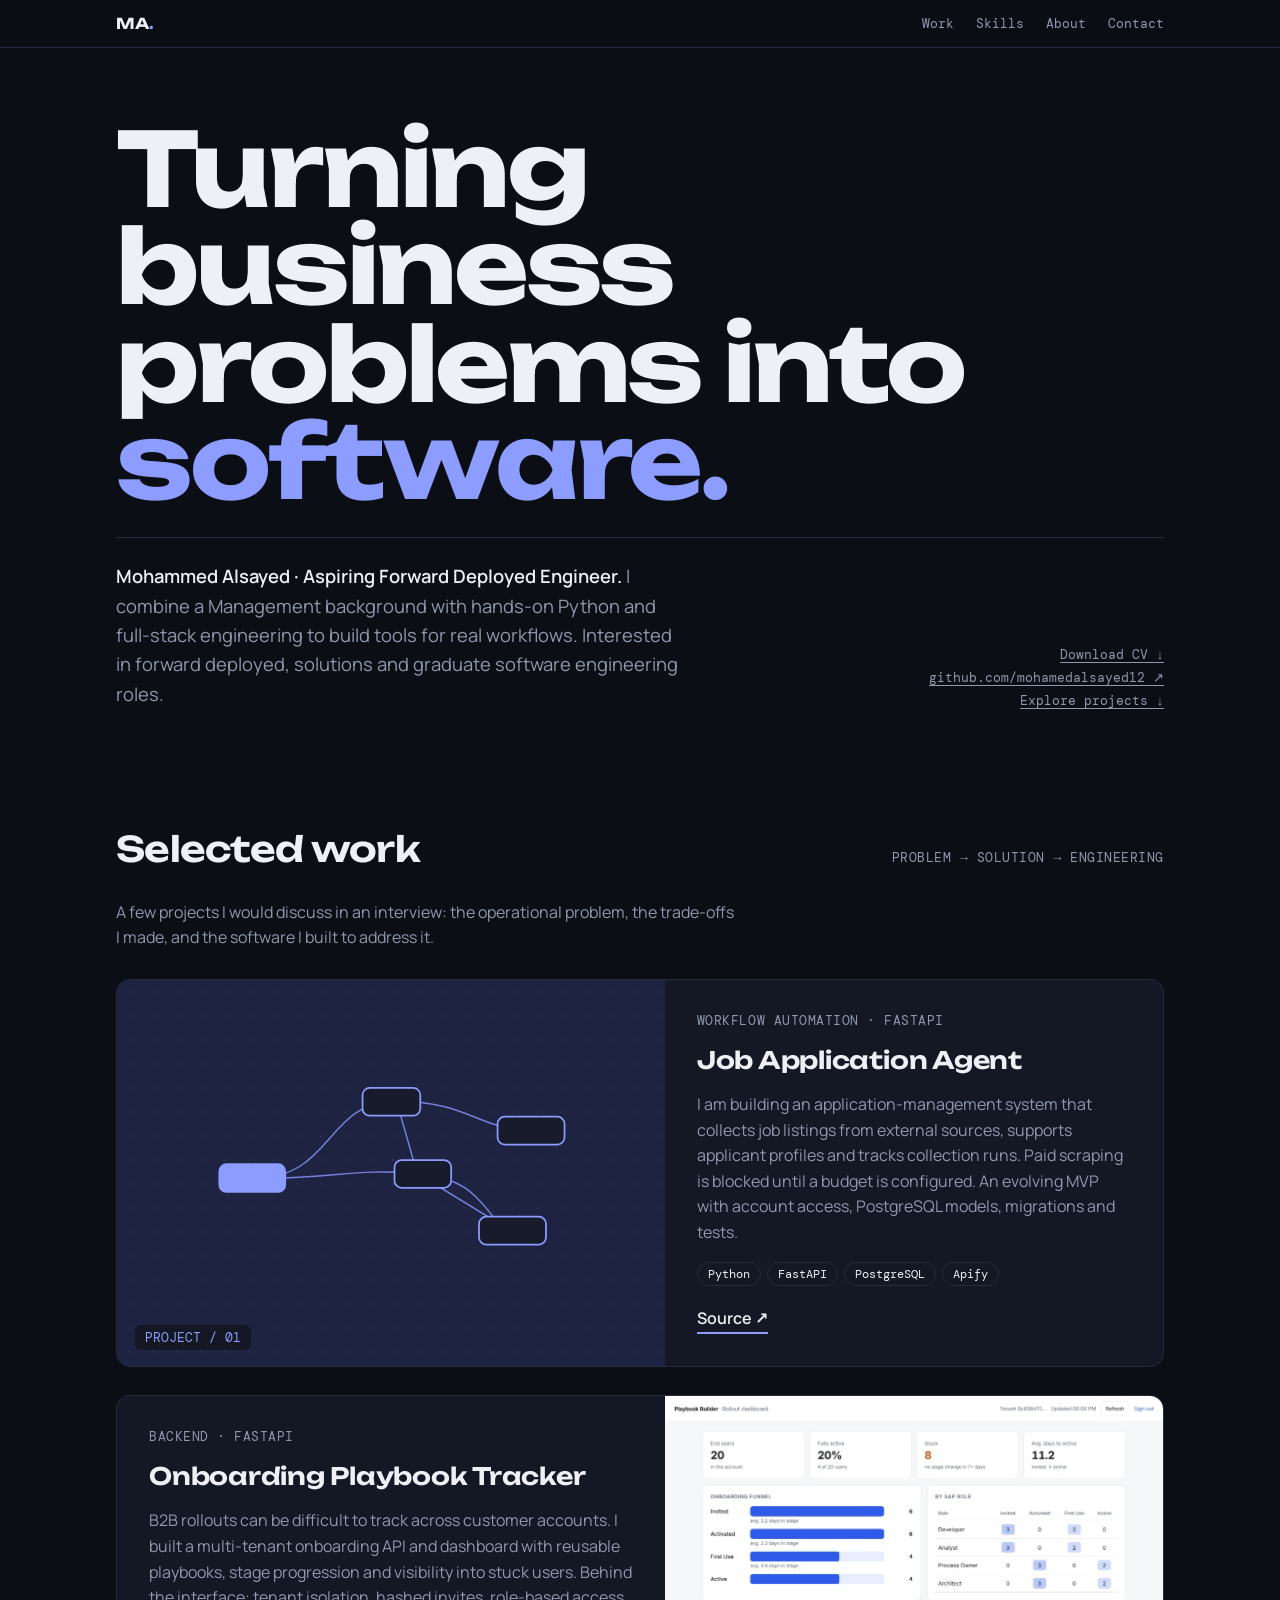
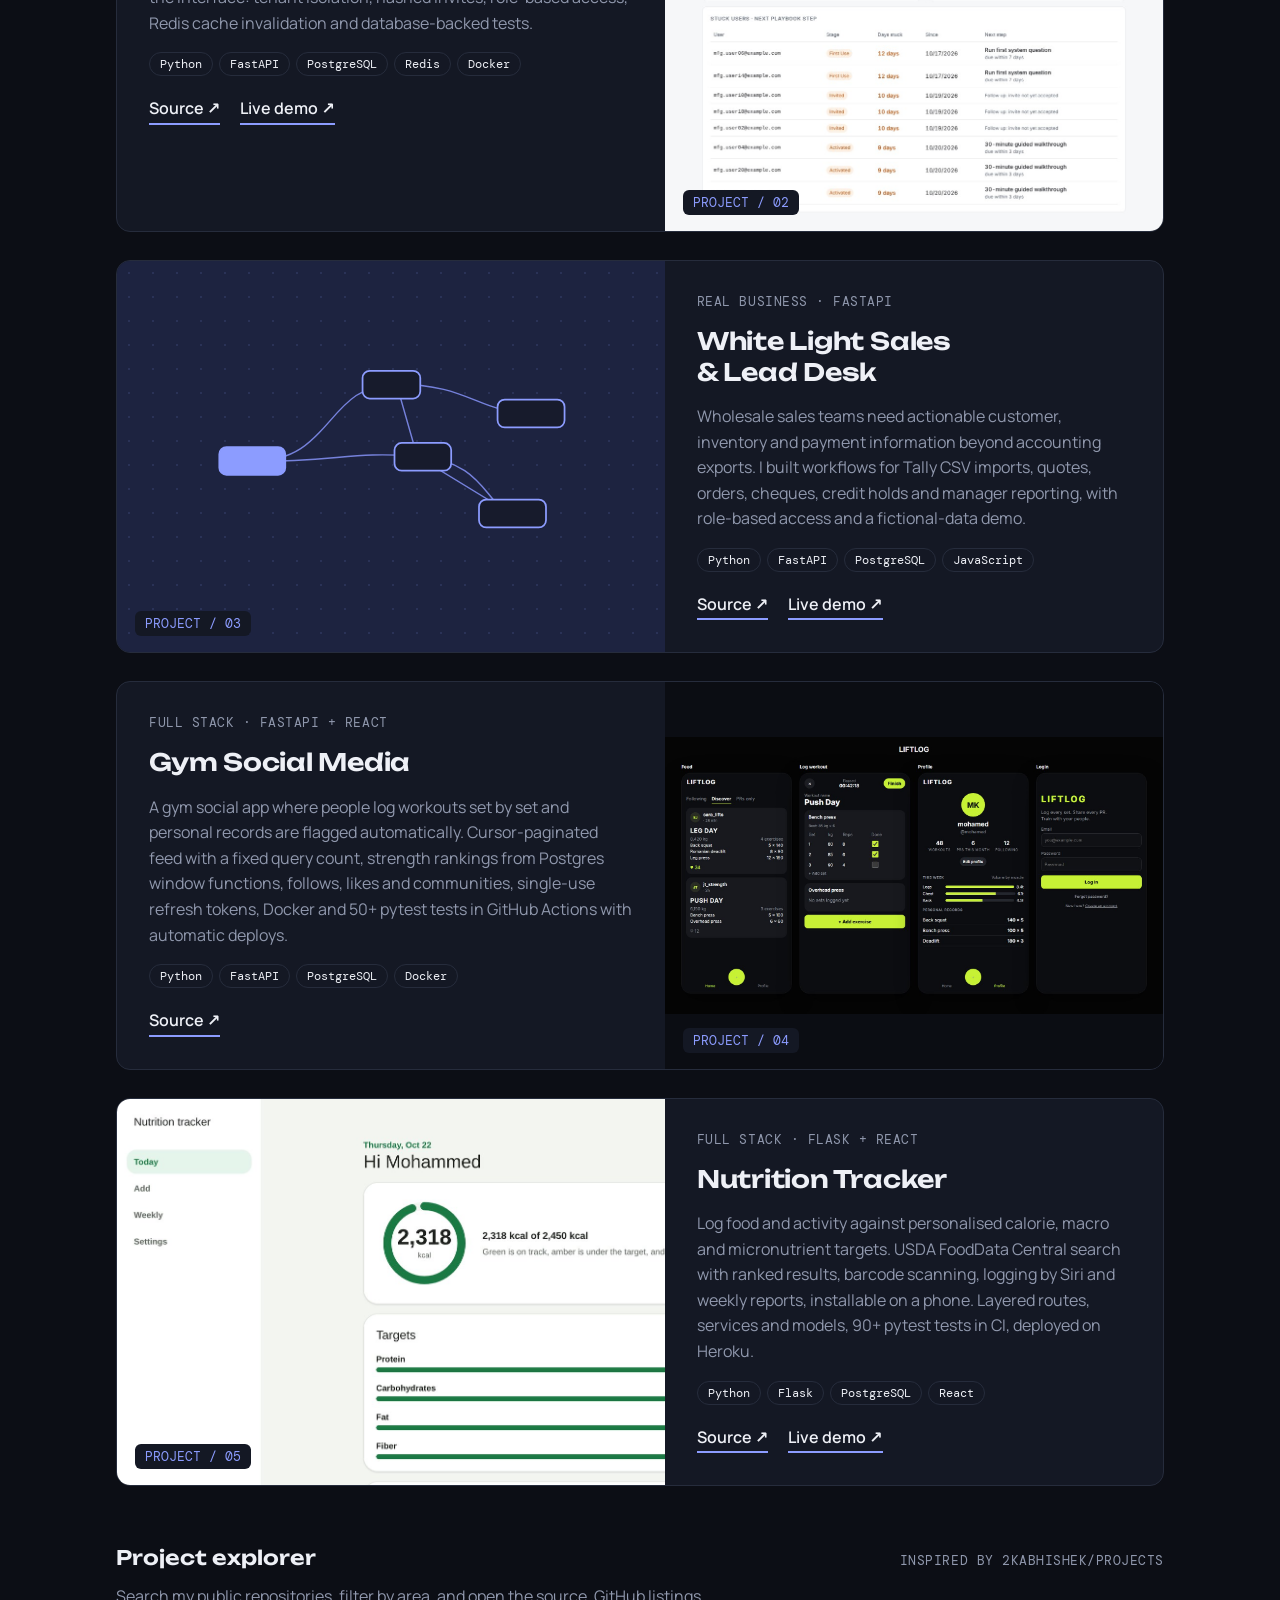
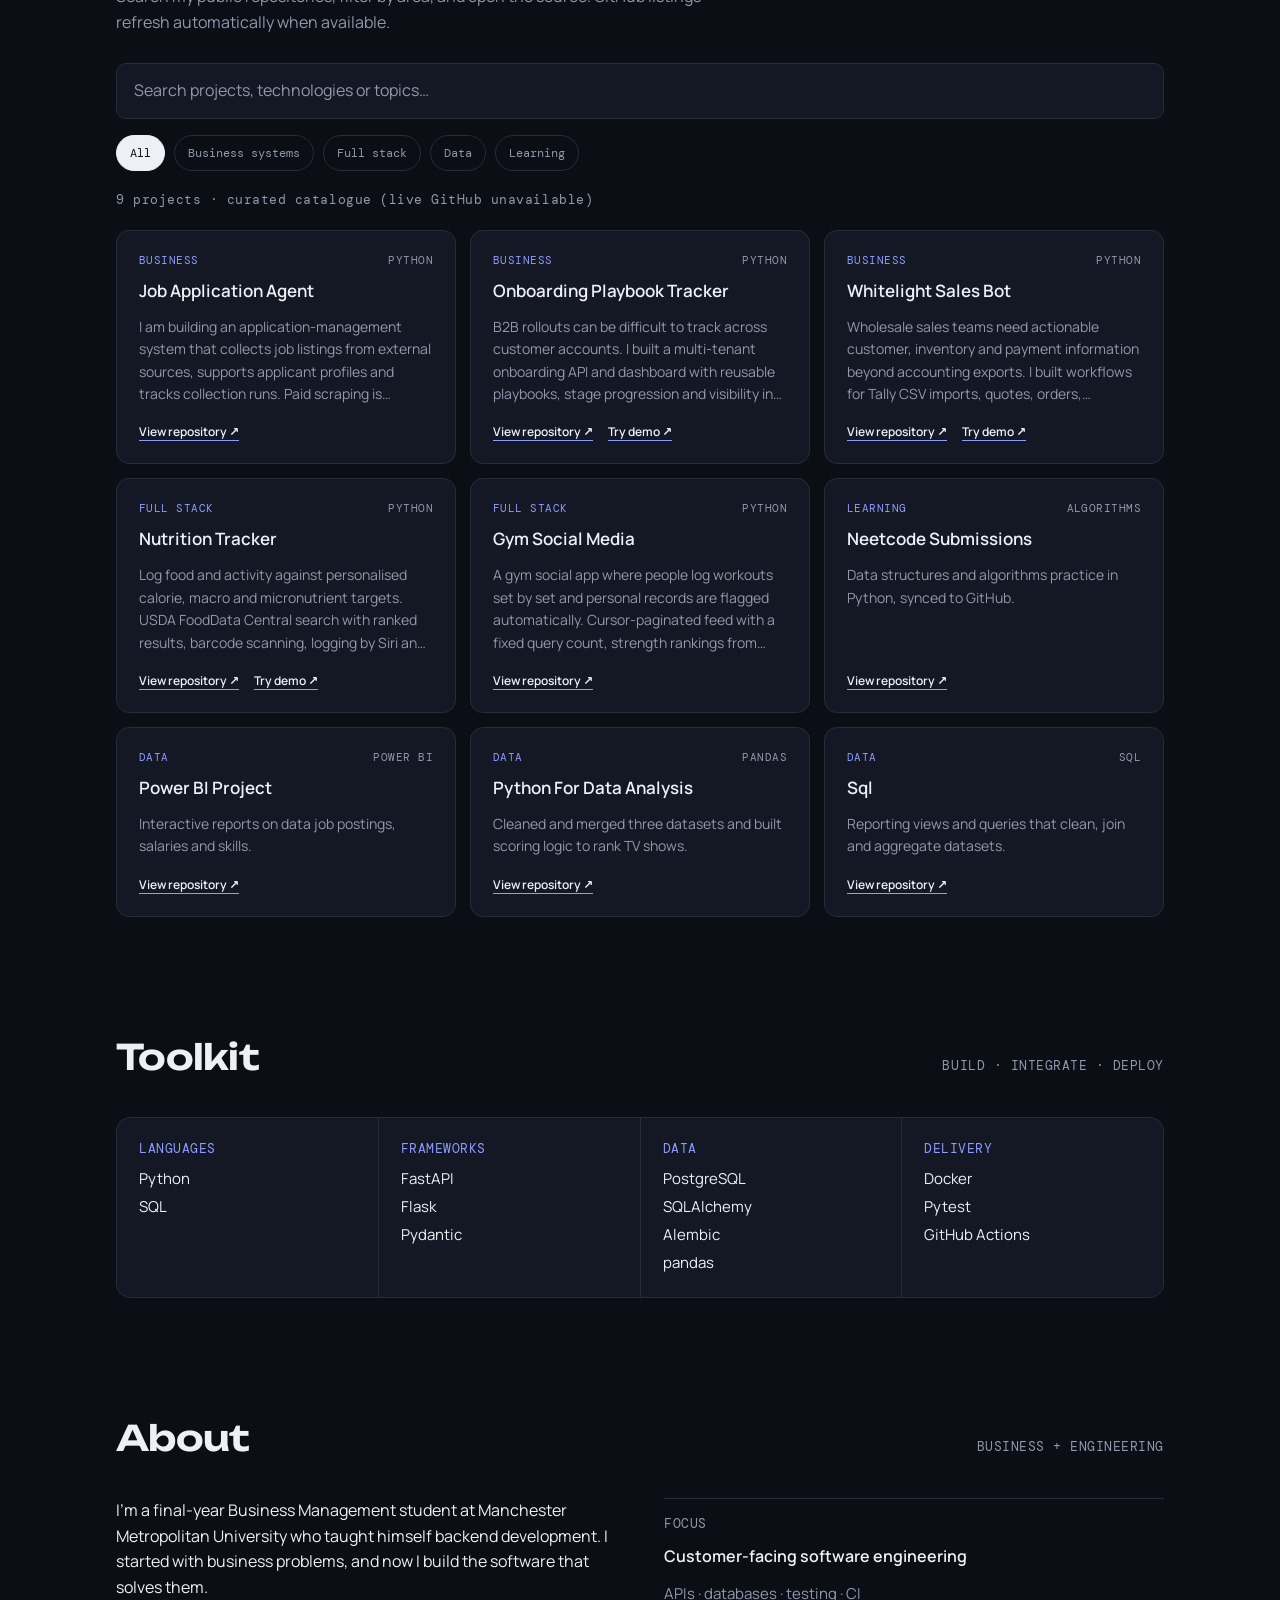
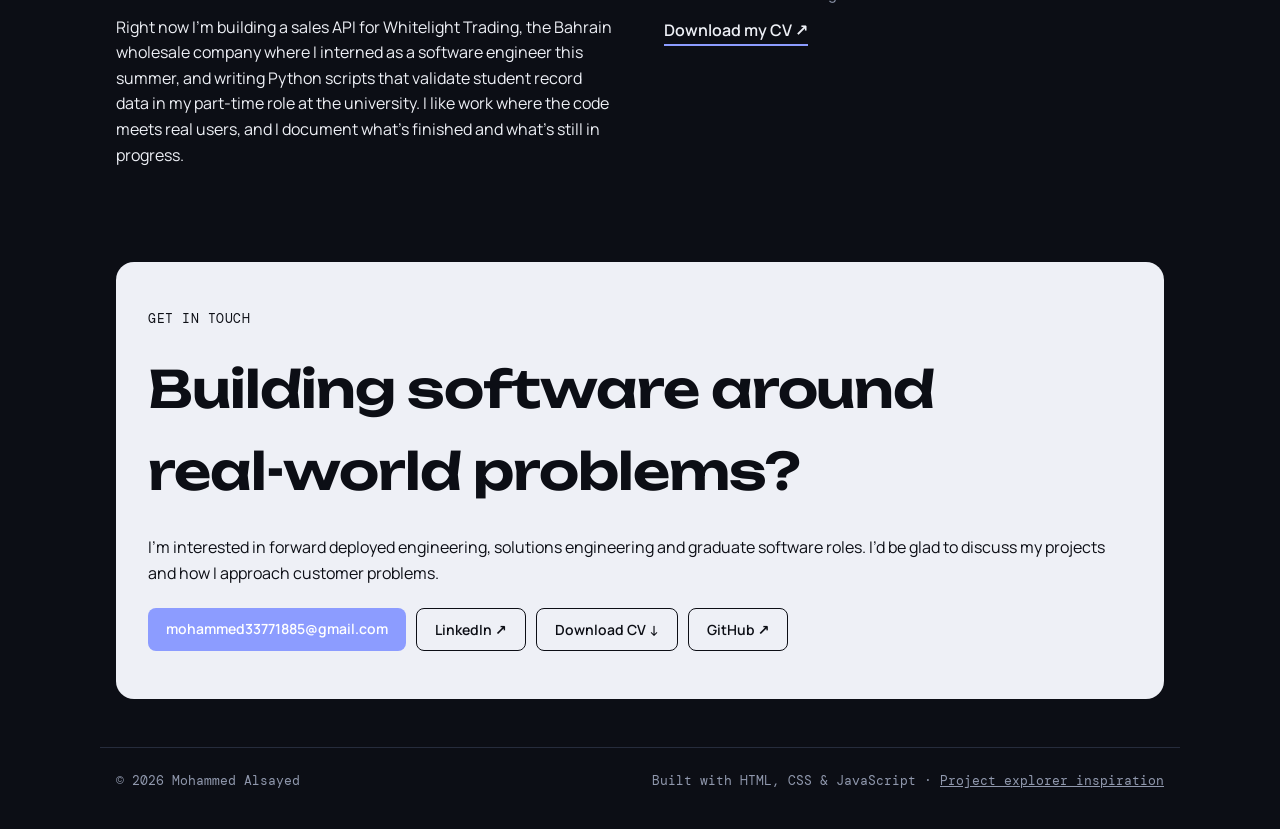
<file: index.html>
<!doctype html>
<html lang="en">
<head>
<meta charset="utf-8"><meta name="viewport" content="width=device-width,initial-scale=1"><meta name="theme-color" content="#0c0f16">
<meta name="description" content="Mohammed Alsayed builds software for real business workflows: Python APIs, customer onboarding, automation and data-driven products.">
<title>Mohammed Alsayed — Software & Business Systems</title>
<link rel="preconnect" href="https://fonts.googleapis.com"><link rel="preconnect" href="https://fonts.gstatic.com" crossorigin>
<link href="https://fonts.googleapis.com/css2?family=Unbounded:wght@400;600;700&family=Manrope:wght@400;500;600&family=DM+Mono:wght@400;500&display=swap" rel="stylesheet">
<link rel="stylesheet" href="styles.css"><script src="script.js?v=3" defer></script>
</head>
<body>
<a class="skip" href="#main">Skip to content</a>
<header id="top"><div class="wrap nav"><a class="logo" href="#top">MA<span>.</span></a><nav aria-label="Main navigation"><a href="#work">Work</a><a href="#skills">Skills</a><a href="#about">About</a><a href="#contact">Contact</a></nav></div></header>
<main id="main" class="wrap">
<section class="hero"><h1>Turning business<br>problems into<br><em>software.</em></h1><div class="hero-foot"><p><strong>Mohammed Alsayed · Aspiring Forward Deployed Engineer.</strong> I combine a Management background with hands-on Python and full-stack engineering to build tools for real workflows. Interested in forward deployed, solutions and graduate software engineering roles.</p><div class="hero-links"><a href="cv.pdf" target="_blank" rel="noopener">Download CV ↓</a><a href="https://github.com/mohamedalsayed12" target="_blank" rel="noopener noreferrer">github.com/mohamedalsayed12 ↗</a><a href="#work">Explore projects ↓</a></div></div></section>
<section id="work" class="section"><div class="section-head"><h2>Selected work</h2><span>PROBLEM → SOLUTION → ENGINEERING</span></div><p class="intro">A few projects I would discuss in an interview: the operational problem, the trade-offs I made, and the software I built to address it.</p><div id="project-list" class="project-list"></div><div class="section-head more-head"><h3>Project explorer</h3><span>INSPIRED BY 2KABHISHEK/PROJECTS</span></div><p class="intro">Search my public repositories, filter by area, and open the source. GitHub listings refresh automatically when available.</p><div class="explorer-controls"><label class="sr-only" for="project-search">Search projects</label><input id="project-search" type="search" placeholder="Search projects, technologies or topics…" autocomplete="off"><div id="project-filters" class="project-filters" role="group" aria-label="Project category"><button type="button" class="active" data-filter="all" aria-pressed="true">All</button><button type="button" data-filter="business" aria-pressed="false">Business systems</button><button type="button" data-filter="fullstack" aria-pressed="false">Full stack</button><button type="button" data-filter="data" aria-pressed="false">Data</button><button type="button" data-filter="learning" aria-pressed="false">Learning</button></div></div><p id="project-status" role="status" aria-live="polite">Loading public repositories…</p><div id="explorer-list" class="explorer-list"></div></section>
<section id="skills" class="section"><div class="section-head"><h2>Toolkit</h2><span>BUILD · INTEGRATE · DEPLOY</span></div><div class="skills"><div><small>LANGUAGES</small><p><span>Python</span><span>SQL</span></p></div><div><small>FRAMEWORKS</small><p><span>FastAPI</span><span>Flask</span><span>Pydantic</span></p></div><div><small>DATA</small><p><span>PostgreSQL</span><span>SQLAlchemy</span><span>Alembic</span><span>pandas</span></p></div><div><small>DELIVERY</small><p><span>Docker</span><span>Pytest</span><span>GitHub Actions</span></p></div></div></section>
<section id="about" class="section"><div class="section-head"><h2>About</h2><span>BUSINESS + ENGINEERING</span></div><div class="about"><div><p>I&#8217;m a final-year Business Management student at Manchester Metropolitan University who taught himself backend development. I started with business problems, and now I build the software that solves them.</p><p>Right now I&#8217;m building a sales API for Whitelight Trading, the Bahrain wholesale company where I interned as a software engineer this summer, and writing Python scripts that validate student record data in my part-time role at the university. I like work where the code meets real users, and I document what&#8217;s finished and what&#8217;s still in progress.</p></div><aside><small>FOCUS</small><strong>Customer-facing software engineering</strong><span>APIs · databases · testing · CI</span><a href="cv.pdf" target="_blank" rel="noopener">Download my CV ↗</a></aside></div></section>
<section id="contact" class="contact"><small>GET IN TOUCH</small><h2>Building software around real-world problems?</h2><p>I&#8217;m interested in forward deployed engineering, solutions engineering and graduate software roles. I&#8217;d be glad to discuss my projects and how I approach customer problems.</p><div class="contact-links"><a href="mailto:mohammed33771885@gmail.com">mohammed33771885@gmail.com</a><a class="ghost" href="https://www.linkedin.com/in/mohammed-alsayed-1b7a5434b" target="_blank" rel="noopener noreferrer">LinkedIn ↗</a><a class="ghost" href="cv.pdf" target="_blank" rel="noopener">Download CV ↓</a><a class="ghost" href="https://github.com/mohamedalsayed12" target="_blank" rel="noopener noreferrer">GitHub ↗</a></div></section>
</main><footer class="wrap"><span>© <span id="year">2026</span> Mohammed Alsayed</span><span>Built with HTML, CSS & JavaScript · <a href="https://github.com/2KAbhishek/projects" target="_blank" rel="noopener noreferrer">Project explorer inspiration</a></span></footer>
</body></html>
</file>
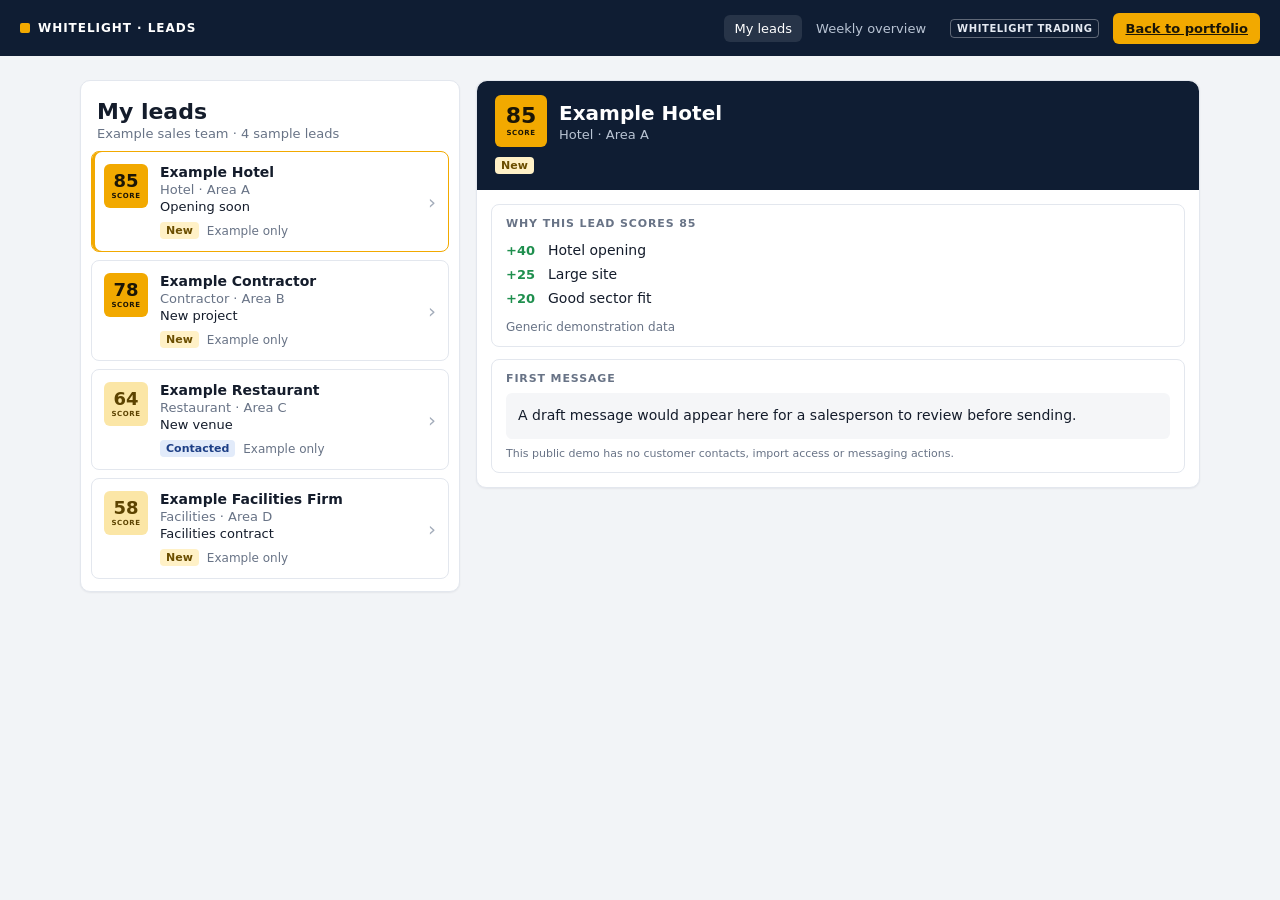
<file: whitelight-lead-bot-demo/index.html>
<!DOCTYPE html>
<html lang="en">
  <head>
    <meta charset="utf-8">
    <meta name="viewport" content="width=device-width, initial-scale=1">
    <title>WhiteLight · Leads — Portfolio Demo</title>
    <meta name="description" content="Lead-desk screens for Mohammed Alsayed's WhiteLight Trading sales-lead bot.">
    <link rel="stylesheet" href="styles.css">
  </head>
  <body>
    <div id="app"></div>
    <script src="app.js"></script>
  </body>
</html>
</file>
<file: styles.css>
:root{--bg:#0c0e15;--surface:#141824;--ink:#eef0f6;--muted:#9098ad;--line:#262c3c;--accent:#8c9cff;--accent-soft:#1d2340;--display:"Unbounded","Arial Black",system-ui,sans-serif;--body:"Manrope","Segoe UI",system-ui,sans-serif;--mono:"DM Mono",ui-monospace,Menlo,monospace;color-scheme:dark}
*{box-sizing:border-box}
html{scroll-behavior:smooth}
body{margin:0;background:var(--bg);color:var(--ink);font:400 16px/1.6 var(--body)}
a{color:inherit}
.wrap{max-width:1080px;margin:0 auto;padding:0 16px}
.skip{position:absolute;top:-50px;left:15px;z-index:20;padding:10px;background:#fff;color:#000}.skip:focus{top:15px}
header{position:sticky;top:0;z-index:10;background:color-mix(in srgb,var(--bg) 88%,transparent);border-bottom:1px solid var(--line);backdrop-filter:blur(8px)}
.nav{display:flex;align-items:center;justify-content:space-between;gap:16px;padding-top:14px;padding-bottom:14px}
.logo{font:700 15px var(--display);text-decoration:none}.logo span{color:var(--accent)}
nav{display:flex;gap:22px}nav a{color:var(--muted);font:13px var(--mono);text-decoration:none}nav a:hover{color:var(--ink)}
h1,h2,h3{font-family:var(--display);text-wrap:balance}
.hero{padding:72px 0 56px;display:grid;gap:28px}
.hero h1{font-size:clamp(2.6rem,9vw,6.4rem);line-height:.95;font-weight:700;letter-spacing:-.03em;margin:0}
.hero h1 em{font-style:normal;color:var(--accent)}
.hero-foot{display:grid;grid-template-columns:1.4fr 1fr;gap:32px;align-items:end;border-top:1px solid var(--line);padding-top:24px}
.hero-foot p{margin:0;font-size:1.15rem;max-width:52ch;color:var(--muted)}.hero-foot p strong{color:var(--ink);font-weight:600}
.hero-links{display:grid;gap:6px;justify-items:end;color:var(--muted);text-align:right}.hero-links a{font:13px var(--mono);text-decoration:underline;text-underline-offset:3px}.hero-links a:hover{color:var(--accent)}
.section{padding:56px 0}.section-head{display:flex;justify-content:space-between;align-items:baseline;gap:16px;margin-bottom:32px;flex-wrap:wrap}
.section-head h2{font-size:clamp(1.5rem,3.5vw,2.2rem);font-weight:600;letter-spacing:-.02em;margin:0}
.section-head>span,.skills small,.about small,.contact small,#project-status{color:var(--muted);font:13px var(--mono);letter-spacing:.04em}
.intro{color:var(--muted);margin:-10px 0 28px;max-width:62ch}
.project-list{display:grid;gap:28px}
.project-card{display:grid;grid-template-columns:1.1fr 1fr;background:var(--surface);border:1px solid var(--line);border-radius:14px;overflow:hidden}
.project-card:nth-child(even) .project-art{order:2}
.project-art{position:relative;min-height:280px;background:var(--accent-soft);display:grid;place-items:center;overflow:hidden}
.project-art:before{content:'';position:absolute;inset:0;opacity:.12;background-image:radial-gradient(var(--accent) 1px,transparent 1px);background-size:24px 24px}
.project-art svg{position:relative;width:79%;height:67%;overflow:visible}
.project-art svg path{fill:none;stroke:#7581db;stroke-width:1.4}.project-art svg rect{fill:#171b2c;stroke:var(--accent);stroke-width:1.7;rx:7}.project-art svg rect.highlight{fill:var(--accent)}
.art-caption{position:absolute;left:18px;bottom:16px;color:var(--accent);background:var(--surface);padding:4px 10px;border-radius:6px;font:13px var(--mono)}
.project-body{padding:32px;display:grid;gap:16px;align-content:start;min-width:0}
.project-kind{font:13px var(--mono);color:var(--muted);letter-spacing:.04em}
.project-body h3{font-size:1.5rem;font-weight:600;letter-spacing:-.01em;line-height:1.3;margin:0}
.project-body>p{margin:0;color:var(--muted)}
.project-tags{display:flex;flex-wrap:wrap;gap:6px}.project-tags span{font:12px var(--mono);padding:3px 10px;border:1px solid var(--line);border-radius:99px}
.project-links{display:flex;gap:20px;margin-top:4px}.project-links a{font-weight:600;text-decoration:none;border-bottom:2px solid var(--accent);padding-bottom:1px}.project-links a:hover{color:var(--accent)}
#project-status{margin:20px 0 0}
.project-art.has-shot{background:#0b0d13;place-items:stretch}.project-art.has-shot:before{display:none}.project-art.has-shot img{position:relative;width:100%;height:100%;object-fit:cover;object-position:left top;display:block}.project-art.has-shot img[src*="gym-social-media"]{object-fit:contain;object-position:center}
.skills{display:grid;grid-template-columns:repeat(4,1fr);gap:1px;background:var(--line);border:1px solid var(--line);border-radius:14px;overflow:hidden}
.skills>div{background:var(--surface);padding:22px;display:grid;gap:10px;align-content:start}.skills small{color:var(--accent)}
.skills p{margin:0;display:grid;gap:4px}.skills p span{font-size:15px}
.about{display:grid;grid-template-columns:1fr 1fr;gap:48px}.about p{margin:0 0 14px;max-width:58ch}
.about aside{border-top:1px solid var(--line);display:grid;align-content:start;gap:12px;padding-top:16px}
.about strong{font-weight:600}.about aside span{color:var(--muted);font-size:15px}.about a{justify-self:start;text-decoration:none;border-bottom:2px solid var(--accent);font-weight:600;padding-bottom:1px}
.contact{background:var(--ink);color:var(--bg);border-radius:18px;padding:48px 32px;display:grid;gap:22px;margin:24px 0 48px}
.contact small{color:var(--bg)}.contact h2{font-size:clamp(1.8rem,5vw,3.2rem);color:var(--bg);font-weight:600;letter-spacing:-.02em;margin:0}.contact p{margin:0}
.contact-links{display:flex;flex-wrap:wrap;gap:10px}.contact a{font:600 14px var(--body);background:var(--accent);color:#fff;border-radius:8px;padding:11px 18px;text-decoration:none}.contact a:hover{filter:brightness(1.1)}
footer{padding-top:24px!important;padding-bottom:40px!important;color:var(--muted);display:flex;justify-content:space-between;gap:12px;flex-wrap:wrap;border-top:1px solid var(--line);font:13px var(--mono)}
a:focus-visible{outline:2px solid var(--accent);outline-offset:3px}
@media(max-width:820px){.project-card,.about,.hero-foot{grid-template-columns:1fr}.project-card:nth-child(even) .project-art{order:0}.project-art{min-height:200px}.skills{grid-template-columns:repeat(2,1fr)}.hero-links{justify-items:start;text-align:left}.project-body{padding:24px}}
@media(max-width:480px){nav{gap:14px}nav a:nth-child(3){display:none}.skills{grid-template-columns:1fr}.contact{padding:36px 20px}.hero h1{font-size:clamp(2.45rem,10vw,3.2rem)}}
@media(prefers-reduced-motion:no-preference){.project-card{transition:transform .2s ease,border-color .2s ease}.project-card:hover{transform:translateY(-3px);border-color:var(--accent)}}

.contact a.ghost{background:transparent;color:var(--bg);border:1.5px solid var(--bg)}
.more-head{margin:56px 0 20px}.more-head h3{font-size:1.25rem;font-weight:600;margin:0}
.more-list{display:grid;grid-template-columns:repeat(4,1fr);gap:16px}
.mini-card{display:grid;gap:6px;align-content:start;background:var(--surface);border:1px solid var(--line);border-radius:12px;padding:18px;text-decoration:none}
.mini-card small{font:12px var(--mono);color:var(--accent);letter-spacing:.04em}.mini-card strong{font-weight:600}.mini-card span{color:var(--muted);font-size:14px;line-height:1.5}
.mini-card:hover{border-color:var(--accent)}
@media(max-width:820px){.more-list{grid-template-columns:repeat(2,1fr)}}
@media(max-width:480px){.more-list{grid-template-columns:1fr}}

/* Searchable repository explorer adapted from 2KAbhishek/projects */
.sr-only{position:absolute;width:1px;height:1px;padding:0;margin:-1px;overflow:hidden;clip:rect(0,0,0,0);white-space:nowrap;border:0}
.explorer-controls{display:grid;gap:16px;margin:18px 0 10px}
#project-search{width:100%;min-height:50px;background:var(--surface);border:1px solid var(--line);border-radius:10px;color:var(--ink);padding:14px 17px;font:inherit}
#project-search::placeholder{color:var(--muted)}
#project-search:focus-visible{outline:2px solid var(--accent);outline-offset:2px}
.project-filters{display:flex;flex-wrap:wrap;gap:9px}
.project-filters button{font:12px var(--mono);background:transparent;color:var(--muted);border:1px solid var(--line);padding:9px 13px;border-radius:100px;cursor:pointer}
.project-filters button:hover,.project-filters button.active{color:var(--bg);background:var(--ink);border-color:var(--ink)}
.project-filters button:focus-visible{outline:2px solid var(--accent);outline-offset:3px}
.explorer-list{display:grid;grid-template-columns:repeat(3,minmax(0,1fr));gap:14px;margin-top:22px}
.explorer-card{padding:22px;border:1px solid var(--line);border-radius:13px;background:var(--surface);display:flex;flex-direction:column;gap:13px;min-width:0}
.explorer-top{display:flex;align-items:center;justify-content:space-between;gap:12px;color:var(--muted);font:11px var(--mono);text-transform:uppercase;letter-spacing:.04em}
.explorer-category{color:var(--accent)}.explorer-language{white-space:nowrap;overflow:hidden;text-overflow:ellipsis}
.explorer-card h4{font:600 17px/1.35 var(--body);margin:0;text-transform:capitalize;overflow-wrap:anywhere}
.explorer-card p{font-size:14px;color:var(--muted);margin:0;line-height:1.6;display:-webkit-box;-webkit-line-clamp:4;-webkit-box-orient:vertical;overflow:hidden}
.explorer-actions{display:flex;flex-wrap:wrap;gap:15px;margin-top:auto;padding-top:5px}
.explorer-actions a{font:600 12px var(--body);color:var(--ink);text-decoration:none;border-bottom:1px solid var(--accent)}
.explorer-actions a:hover{color:var(--accent)}
.empty-state{color:var(--muted);grid-column:1/-1;padding:24px 0}
@media(max-width:820px){.explorer-list{grid-template-columns:repeat(2,minmax(0,1fr))}}
@media(max-width:560px){.explorer-list{grid-template-columns:1fr}.project-filters button{font-size:11px}}
</file>
<file: whitelight-lead-bot-demo/styles.css>
:root {
  --navy: #0f1d33;
  --navy-2: #1b2c47;
  --gold: #f2a900;
  --gold-soft: #fbe6a6;
  --gold-ink: #1c1606;
  --page: #f2f4f7;
  --card: #ffffff;
  --line: #e3e7ee;
  --ink: #141c2b;
  --muted: #687386;
  --grey-badge: #e5e8ed;
  --blue-1: #8fa2bd;
  --blue-2: #2f5fbf;
  --blue-3: #1d3f86;
  --green: #1f8f4e;
  --red-bg: #fde4e1;
  --red-ink: #b42318;
  --shadow: 0 1px 2px rgba(16, 24, 40, 0.06);
  font-family: "Segoe UI", system-ui, -apple-system, sans-serif;
  color: var(--ink);
  background: var(--page);
}

* { box-sizing: border-box; }

body { margin: 0; min-height: 100vh; }

button, a, input { font: inherit; }
button { cursor: pointer; color: inherit; }
p { margin: 0; }


.app-header {
  display: flex;
  align-items: center;
  gap: 14px;
  min-height: 56px;
  padding: 10px 20px;
  background: var(--navy);
  color: #fff;
}

.brand {
  display: flex;
  align-items: center;
  gap: 8px;
  margin-right: auto;
  font-size: 12px;
  font-weight: 700;
  letter-spacing: 0.08em;
}

.mark { width: 10px; height: 10px; border-radius: 2px; background: var(--gold); }

.nav { display: flex; gap: 4px; }

.nav button {
  border: 0;
  border-radius: 6px;
  background: transparent;
  color: #b9c4d4;
  padding: 6px 10px;
  font-size: 13px;
}

.nav button[aria-current="page"] { background: #ffffff1a; color: #fff; }

.sample-chip {
  border: 1px solid #ffffff55;
  border-radius: 4px;
  padding: 3px 6px;
  font-size: 10px;
  font-weight: 700;
  letter-spacing: 0.06em;
  color: #e4e9f1;
}

.primary {
  border: 0;
  border-radius: 6px;
  background: var(--gold);
  color: var(--gold-ink);
  font-weight: 700;
  font-size: 13px;
  padding: 8px 12px;
}

.file-button { cursor: pointer; }
.file-button:focus-within { outline: 2px solid #fff; outline-offset: 2px; }


.page {
  width: min(1120px, calc(100% - 32px));
  margin: 24px auto 48px;
}

.panel, .card {
  background: var(--card);
  border: 1px solid var(--line);
  border-radius: 10px;
  box-shadow: var(--shadow);
}

.kicker {
  margin: 0 0 8px;
  color: var(--muted);
  font-size: 11px;
  font-weight: 700;
  letter-spacing: 0.08em;
}

.meta { color: var(--muted); font-size: 13px; }
.meta.dark { color: var(--ink); }
.muted { color: var(--muted); font-size: 12px; }

.score {
  display: inline-grid;
  place-items: center;
  align-content: center;
  flex: none;
  width: 44px;
  height: 44px;
  border-radius: 6px;
  line-height: 1;
}

.score b { font-size: 18px; font-weight: 800; }
.score small { font-size: 7px; font-weight: 700; letter-spacing: 0.08em; margin-top: 3px; }
.score.high { background: var(--gold); color: var(--gold-ink); }
.score.mid { background: var(--gold-soft); color: #5c4300; }
.score.low { background: var(--grey-badge); color: #4a5465; }
.score.large { width: 52px; height: 52px; }
.score.large b { font-size: 22px; }
.score.small { width: 34px; height: 34px; }
.score.small b { font-size: 14px; }
.score.small small { display: none; }

.pill {
  display: inline-block;
  border-radius: 4px;
  padding: 2px 6px;
  font-size: 11px;
  font-weight: 700;
  background: #fff1c7;
  color: #6b4e00;
}

.pill.contacted { background: #e2ebfa; color: #1d3f86; }
.pill.quote_sent { background: #e9e6fb; color: #4b3aa8; }
.pill.won { background: #dff3e7; color: #146c3a; }

.status-line { display: flex; align-items: center; gap: 8px; flex-wrap: wrap; }
.follow { font-size: 12px; color: var(--muted); }


.leads-layout {
  display: grid;
  grid-template-columns: 380px 1fr;
  gap: 16px;
  align-items: start;
}

.list-head { padding: 18px 16px 10px; }
.list-head h1 { margin: 0; font-size: 22px; }
.list-head p { color: var(--muted); font-size: 13px; margin-top: 2px; }

.lead-list { display: flex; flex-direction: column; gap: 8px; padding: 0 10px 12px; }

.lead-card {
  display: grid;
  grid-template-columns: auto 1fr auto;
  gap: 12px;
  align-items: start;
  width: 100%;
  text-align: left;
  padding: 12px;
  border: 1px solid var(--line);
  border-radius: 8px;
  background: #fff;
}

.lead-card:hover { border-color: #c9d1dd; }
.lead-card.selected { border-color: var(--gold); box-shadow: inset 3px 0 0 var(--gold); }

.lead-text { display: flex; flex-direction: column; gap: 2px; min-width: 0; }
.lead-text strong { font-size: 14px; }
.lead-text .status-line { margin-top: 6px; }

.chevron { color: #a3acba; font-size: 20px; line-height: 1; align-self: center; }

.detail-head {
  display: flex;
  flex-direction: column;
  gap: 10px;
  padding: 14px 18px 16px;
  background: var(--navy);
  color: #fff;
  border-radius: 10px 10px 0 0;
}

.back {
  display: none;
  align-self: flex-start;
  border: 0;
  background: none;
  color: #c9d3e1;
  padding: 0;
  font-size: 13px;
}

.detail-title { display: flex; gap: 12px; align-items: center; }
.detail-head h2 { margin: 0; font-size: 20px; }
.detail-head .meta { color: #b9c4d4; margin-top: 2px; }
.detail-head .follow { color: #dbe2ec; }

.detail-body { display: flex; flex-direction: column; gap: 12px; padding: 14px; }

.box {
  border: 1px solid var(--line);
  border-radius: 8px;
  padding: 12px 14px;
}

.reason {
  display: flex;
  gap: 10px;
  align-items: baseline;
  padding: 4px 0;
  font-size: 14px;
}

.reason b { color: var(--green); min-width: 32px; font-size: 13px; }

.source { margin-top: 10px; color: var(--muted); font-size: 12px; }

.message-card header {
  display: flex;
  justify-content: space-between;
  align-items: center;
  gap: 12px;
  margin-bottom: 8px;
}

.message-card header .kicker { margin: 0; }

.lang { display: flex; border: 1px solid var(--line); border-radius: 6px; overflow: hidden; }

.lang button {
  border: 0;
  background: #fff;
  padding: 4px 10px;
  font-size: 12px;
  font-weight: 600;
}

.lang button[aria-pressed="true"] { background: var(--navy); color: #fff; }

.draft {
  background: #f5f6f8;
  border-radius: 6px;
  padding: 12px;
  font-size: 14px;
  line-height: 1.55;
}

.draft[dir="rtl"] { font-family: "Segoe UI", Tahoma, "Noto Sans Arabic", sans-serif; font-size: 15px; }

.actions { display: grid; grid-template-columns: 1fr 1fr; gap: 8px; margin-top: 10px; }

.ghost, .dark-button {
  display: block;
  text-align: center;
  border-radius: 6px;
  padding: 9px 12px;
  font-size: 13px;
  font-weight: 700;
  text-decoration: none;
}

.ghost { border: 1px solid #c9d1dd; background: #fff; }
.dark-button { border: 1px solid var(--navy); background: var(--navy); color: #fff; }

.note { color: var(--muted); font-size: 11px; margin-top: 8px; }


.overview h1 { margin: 0; font-size: 24px; }
.caption { color: var(--muted); font-size: 13px; margin-top: 4px; }

.funnel, .split, .imports { margin-top: 16px; }
.card { padding: 16px 18px; }

.funnel-row {
  display: grid;
  grid-template-columns: 100px 1fr 70px;
  gap: 12px;
  align-items: center;
  margin-top: 10px;
}

.funnel-label { font-size: 13px; font-weight: 600; }

.track { height: 14px; background: #f0f2f5; border-radius: 2px; overflow: hidden; }
.bar { display: block; height: 100%; border-radius: 2px; }
.bar.new { background: var(--blue-1); }
.bar.contacted { background: var(--blue-2); }
.bar.quote { background: var(--blue-3); }
.bar.won { background: var(--green); }

.funnel-value { text-align: right; font-weight: 700; }
.funnel-value small { color: var(--muted); font-weight: 600; font-size: 11px; margin-left: 6px; }

.split { display: grid; grid-template-columns: 1.3fr 1fr; gap: 16px; align-items: start; }

.table-wrap { overflow-x: auto; }
table { width: 100%; border-collapse: collapse; font-size: 13px; }
th { text-align: left; color: var(--muted); font-size: 10px; font-weight: 700; letter-spacing: 0.06em; text-transform: uppercase; }
th, td { padding: 8px 6px; border-bottom: 1px solid var(--line); }
tbody tr:last-child td { border-bottom: 0; }
th.num, td.num { text-align: right; }
tr.off td { color: var(--muted); font-style: italic; }

.late {
  display: inline-block;
  border-radius: 4px;
  padding: 2px 6px;
  font-size: 11px;
  font-weight: 700;
  background: #fff1c7;
  color: #6b4e00;
  white-space: nowrap;
}

.late.bad { background: var(--red-bg); color: var(--red-ink); }

.section-label { display: flex; justify-content: space-between; gap: 12px; align-items: baseline; }
.section-label .kicker { margin: 0; }

.import-login { display: flex; flex-wrap: wrap; gap: 10px; margin: 14px 0; }
.import-login label { display: grid; gap: 4px; color: var(--muted); font-size: 12px; flex: 1 1 170px; }
.import-login input { box-sizing: border-box; width: 100%; padding: 9px; border: 1px solid var(--line); border-radius: 6px; background: white; color: var(--ink); }

.import-note {
  margin-top: 10px;
  padding: 8px 10px;
  border-radius: 6px;
  background: #eef4ff;
  color: #1d3f86;
  font-size: 13px;
}

.import-row {
  display: grid;
  grid-template-columns: auto 1fr auto auto;
  gap: 12px;
  align-items: center;
  padding: 12px 0;
  border-bottom: 1px solid var(--line);
}

.import-row:last-child { border-bottom: 0; padding-bottom: 0; }
.import-text { display: flex; flex-direction: column; gap: 2px; min-width: 0; }
.import-text strong { font-size: 14px; }
.import-text .meta { font-size: 12px; }

.suggest { color: var(--muted); font-size: 12px; }
.suggest b { color: var(--ink); }

.assign {
  border: 1px solid #c9d1dd;
  border-radius: 6px;
  background: #fff;
  padding: 6px 14px;
  font-size: 12px;
  font-weight: 700;
}

.assign[disabled] { cursor: default; color: var(--green); border-color: #b7e4c7; background: #f1faf4; }


@media (max-width: 900px) {
  .app-header { flex-wrap: wrap; padding: 10px 14px; }
  .nav { order: 3; width: 100%; }
  .page { width: calc(100% - 20px); margin-top: 12px; }

  .leads-layout { grid-template-columns: 1fr; }
  .leads-layout.show-detail .list-panel,
  .leads-layout:not(.show-detail) .detail-panel { display: none; }
  .back { display: inline-block; }

  .split { grid-template-columns: 1fr; }
  .import-row { grid-template-columns: auto 1fr auto; }
  .import-row .suggest { grid-column: 2; }
  .import-row .assign { grid-column: 3; grid-row: 1 / span 2; }
  .section-label { flex-direction: column; gap: 2px; }
}
</file>
